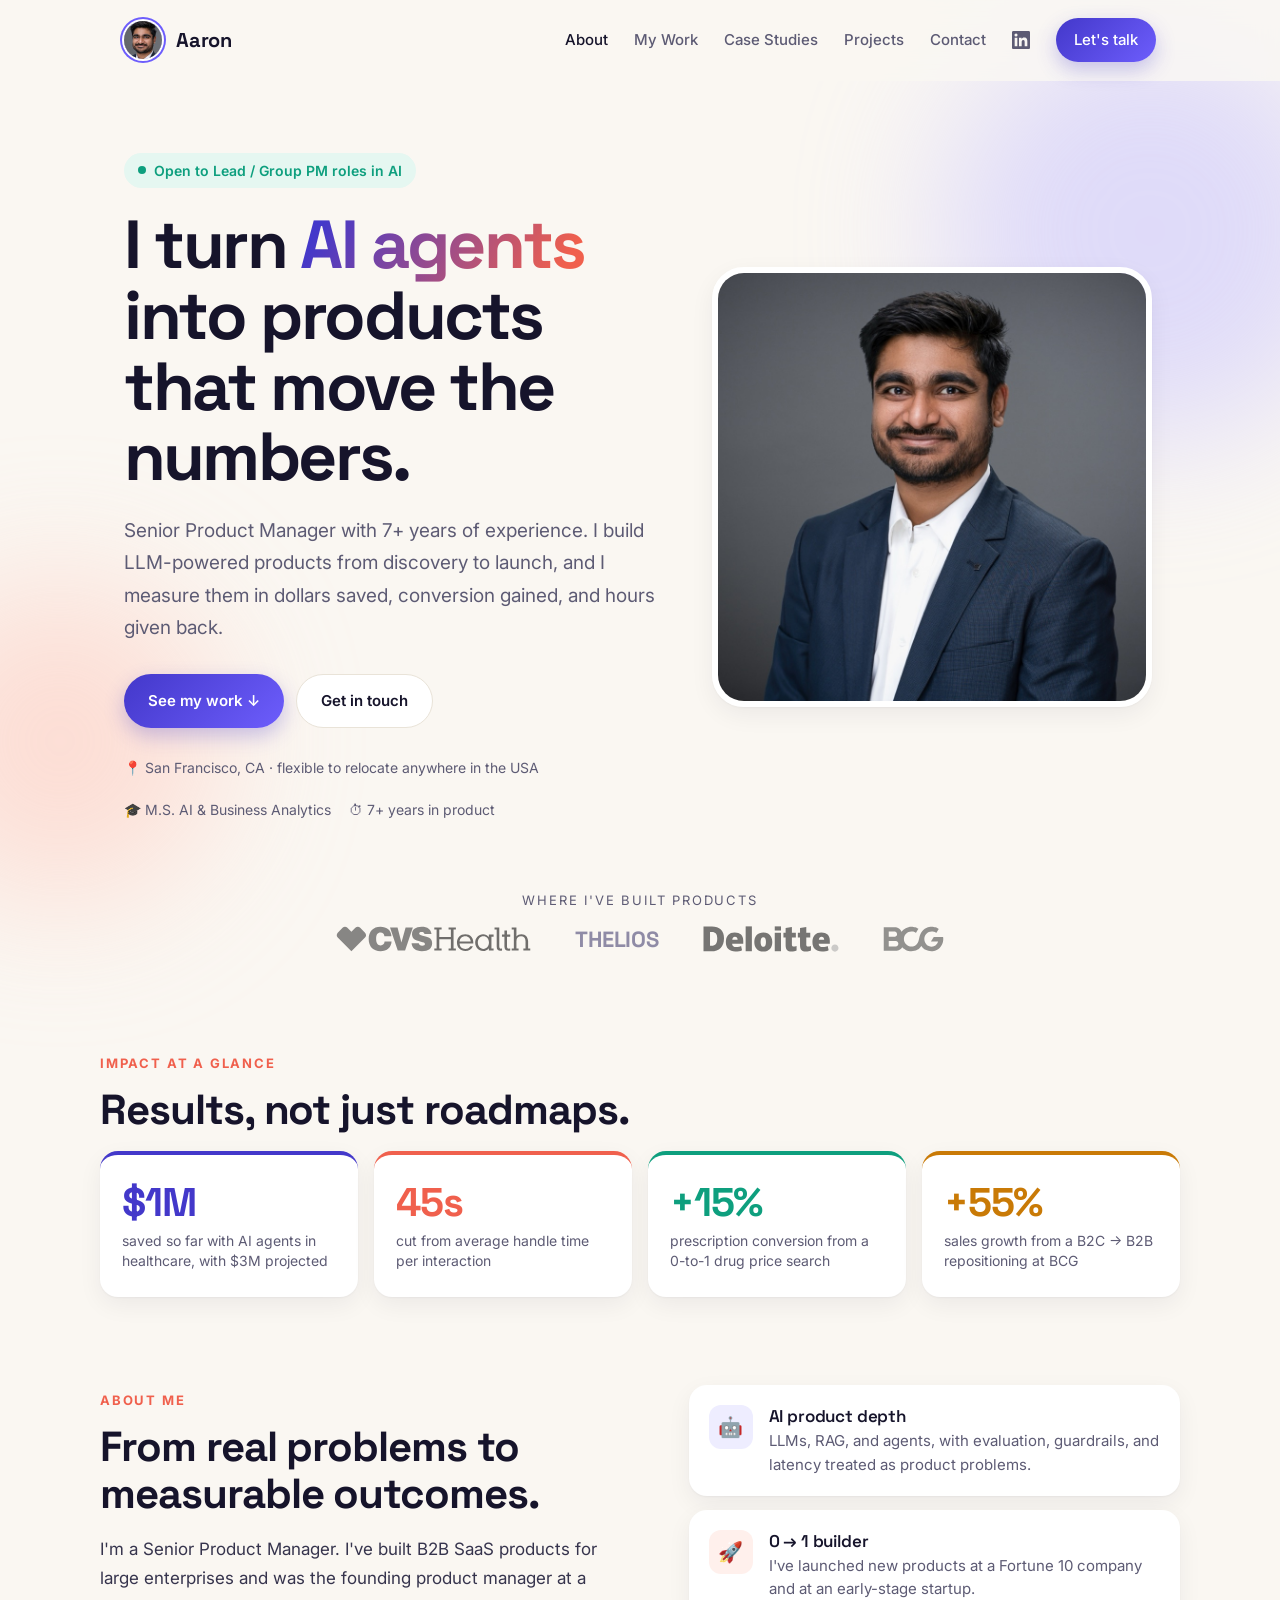
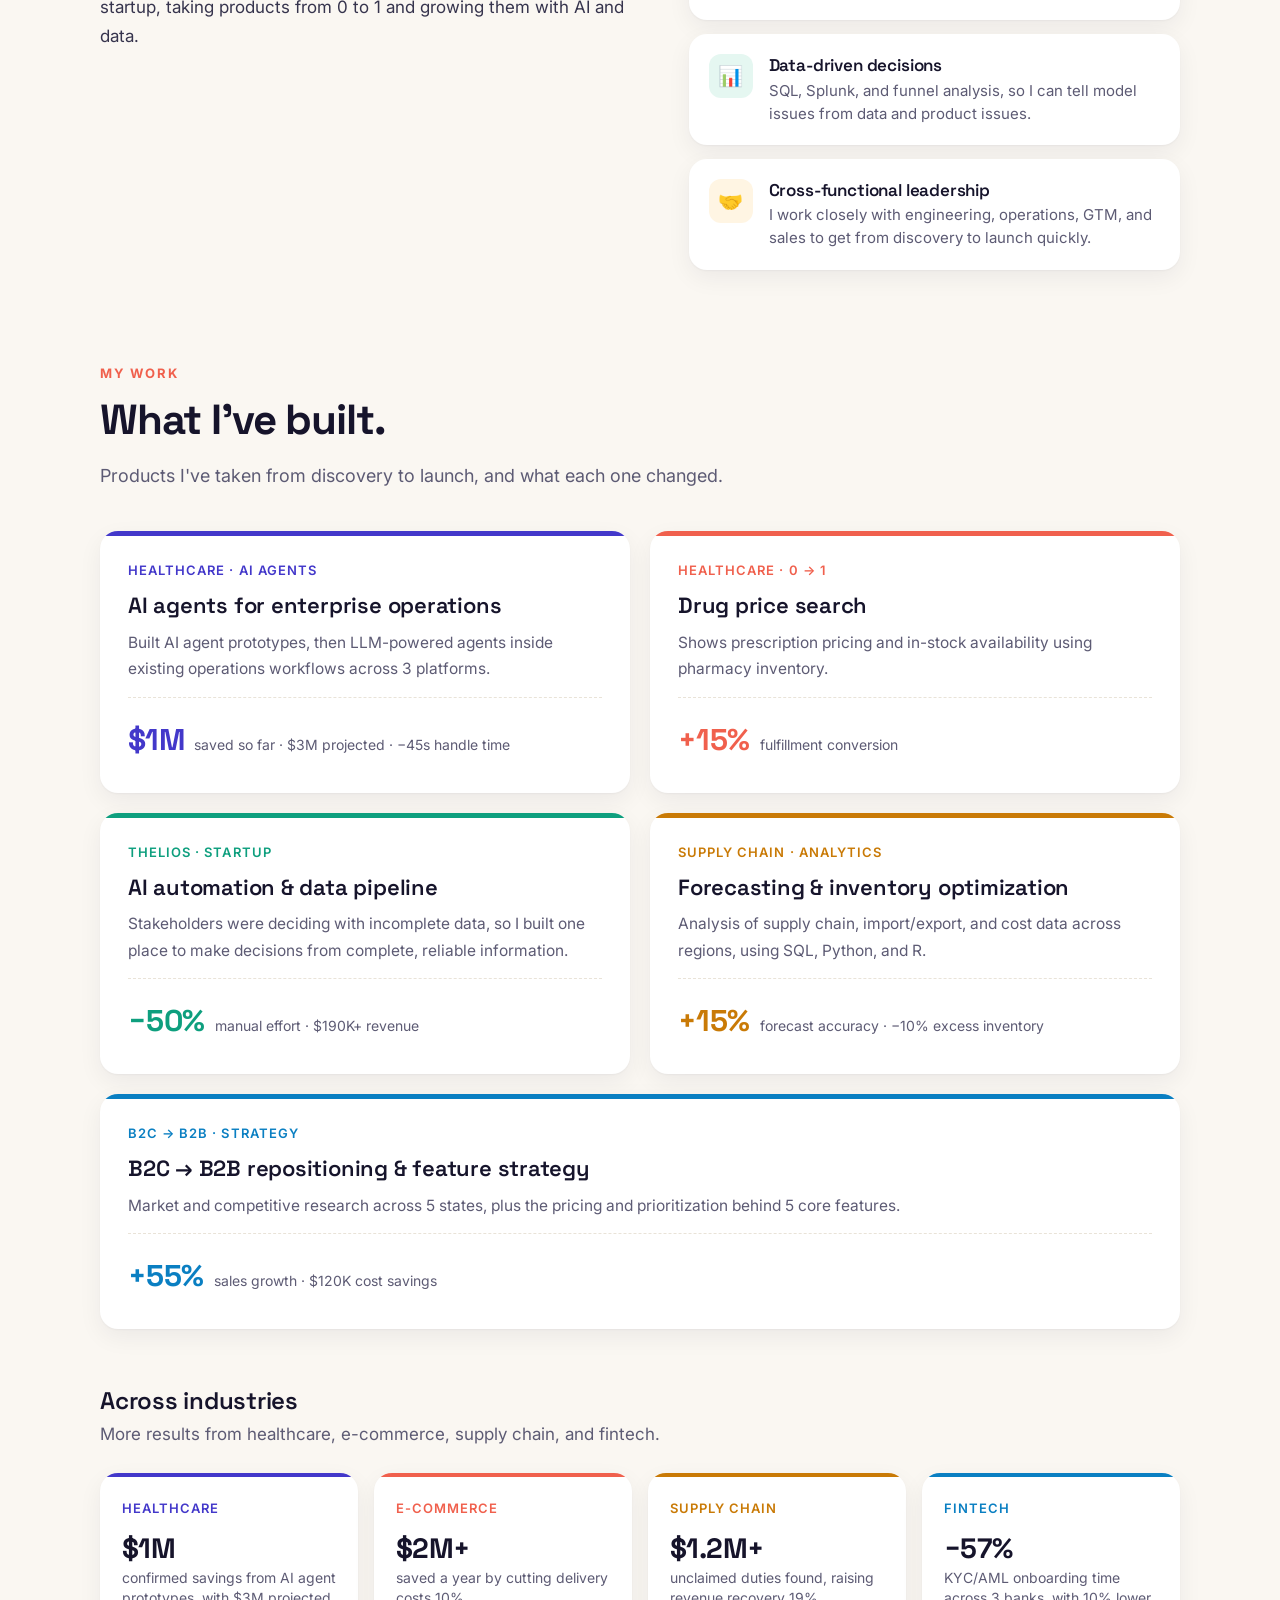
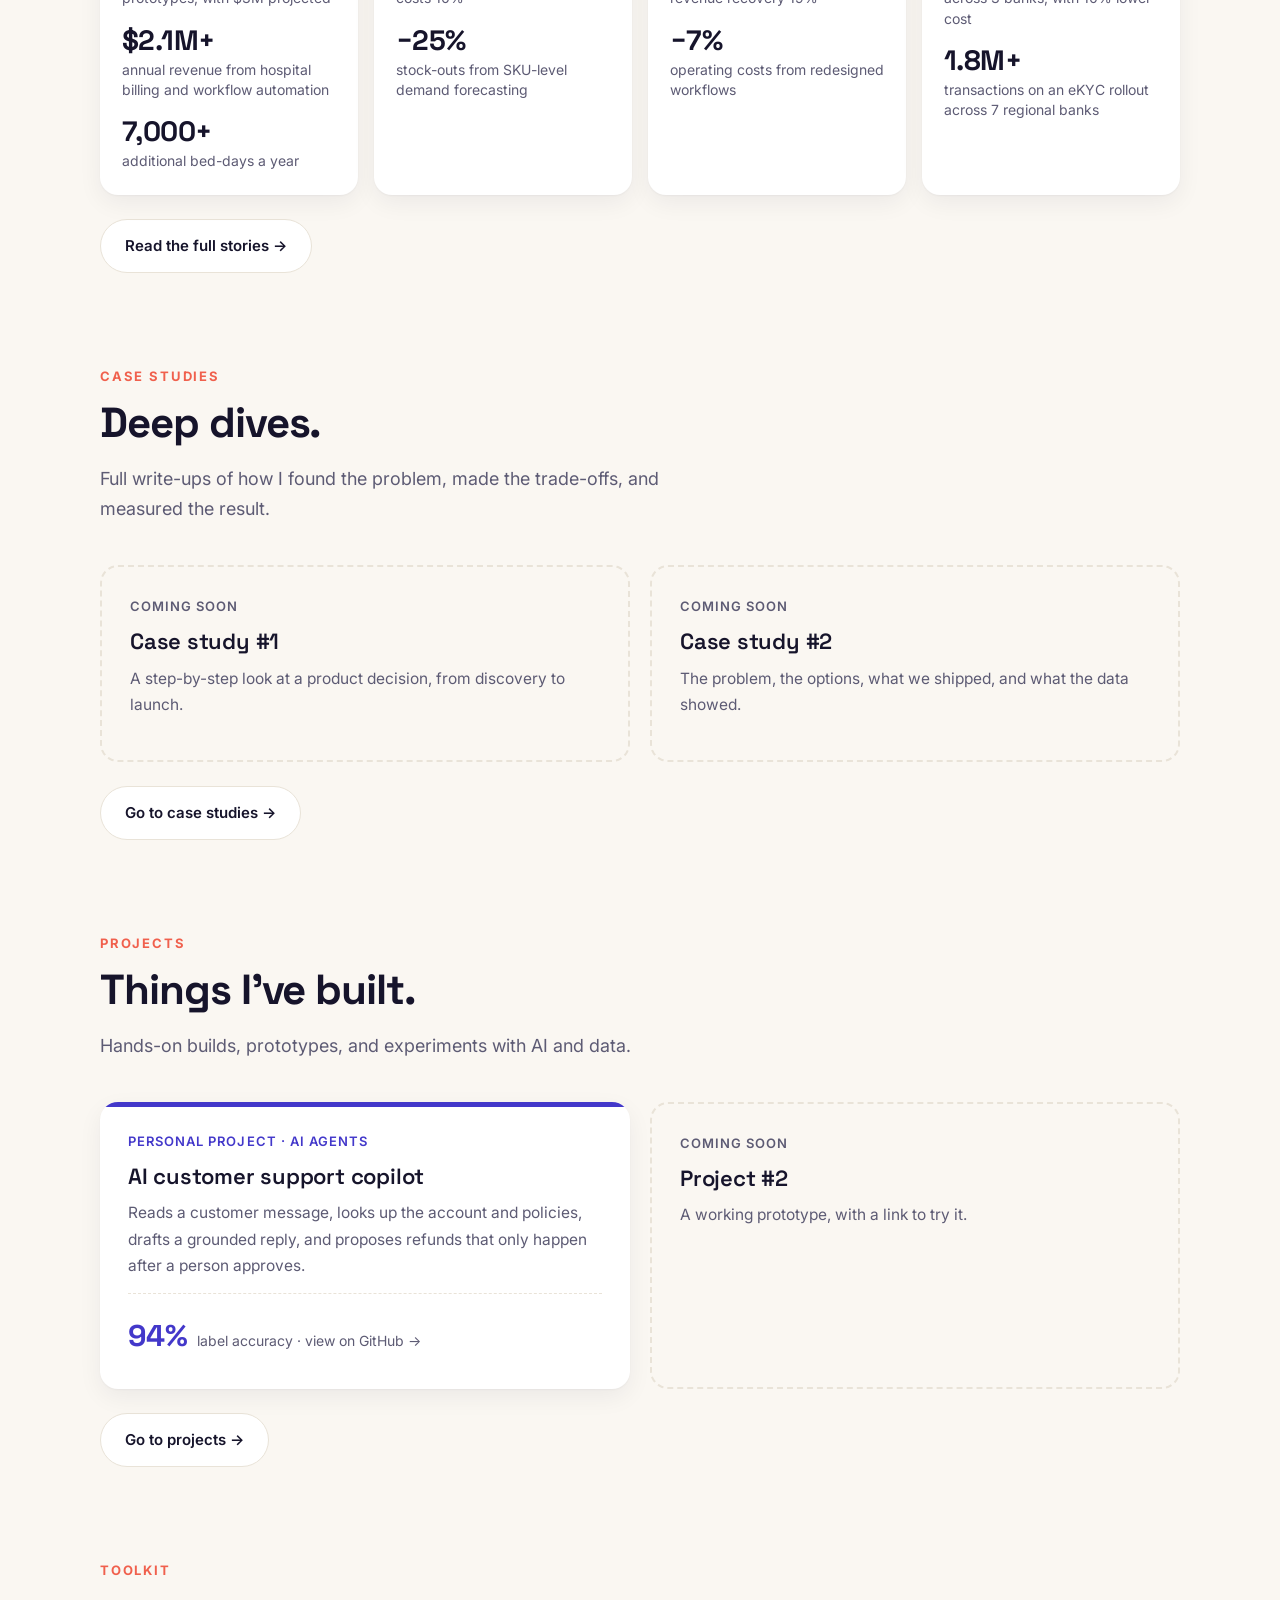
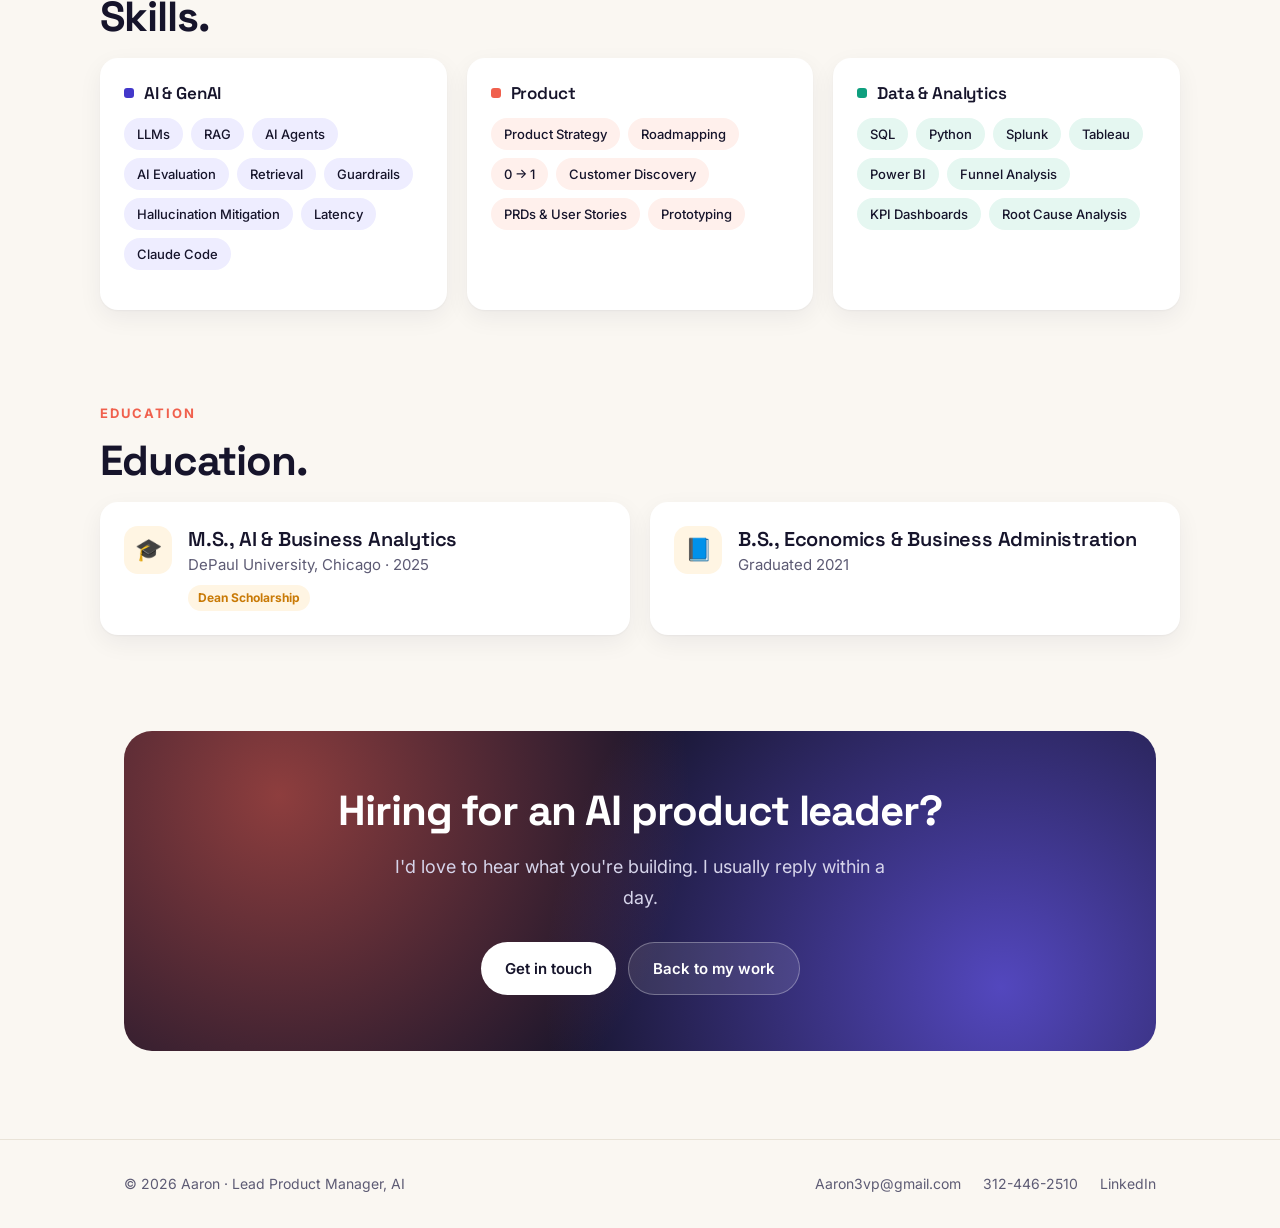
<file: index.html>
<!doctype html>
<html lang="en">
<head>
  <meta charset="utf-8">
  <meta name="viewport" content="width=device-width, initial-scale=1">
  <title>Aaron — Lead Product Manager, AI</title>
  <meta name="description" content="Aaron — Lead Product Manager building AI agents and LLM-powered products. $1M saved so far ($3M projected), 0-to-1 launches across healthcare, fintech, B2B SaaS, AI, and mobility.">
  <link rel="preconnect" href="https://fonts.googleapis.com">
  <link href="https://fonts.googleapis.com/css2?family=Inter:wght@400;500;600;700&family=Space+Grotesk:wght@500;600;700&display=swap" rel="stylesheet">
  <link rel="stylesheet" href="style.css">
</head>
<body>
  <div id="header"></div>

  <main>
    <!-- Hero -->
    <section class="hero">
      <div class="wrap hero-grid">
        <div>
          <span class="badge"><span class="dot"></span>Open to Lead / Group PM roles in AI</span>
          <h1>I turn <span class="grad">AI agents</span> into products that move the numbers.</h1>
          <p class="sub">
            Senior Product Manager with 7+ years of experience. I build LLM-powered products from discovery to launch,
            and I measure them in dollars saved, conversion gained, and hours given back.
          </p>
          <div class="hero-ctas">
            <a href="#work" class="btn btn-primary">See my work ↓</a>
            <a href="contact.html" class="btn btn-ghost">Get in touch</a>
          </div>
          <div class="hero-meta">
            <span>📍 San Francisco, CA · flexible to relocate anywhere in the USA</span>
            <span>🎓 M.S. AI &amp; Business Analytics</span>
            <span>⏱ 7+ years in product</span>
          </div>
        </div>
        <div class="portrait">
          <img src="headshot.jpg" alt="Portrait of Aaron">
        </div>
      </div>
    </section>

    <!-- Companies -->
    <div class="logos wrap reveal">
      <p>Where I've built products</p>
      <ul>
        <li><img src="logos/cvs.svg" alt="CVS Health"></li>
        <li class="logo-text">Thelios</li>
        <li><img src="logos/deloitte.svg" alt="Deloitte"></li>
        <li><img src="logos/bcg.svg" alt="BCG"></li>
      </ul>
    </div>

    <!-- Impact -->
    <section class="block wrap reveal" id="impact">
      <span class="eyebrow">Impact at a glance</span>
      <h2>Results, not just roadmaps.</h2>
      <div class="stats">
        <div class="stat c-indigo"><strong data-count="1" data-prefix="$" data-suffix="M">$1M</strong><span>saved so far with AI agents in healthcare, with $3M projected</span></div>
        <div class="stat c-coral"><strong data-count="45" data-suffix="s">45s</strong><span>cut from average handle time per interaction</span></div>
        <div class="stat c-mint"><strong data-count="15" data-prefix="+" data-suffix="%">+15%</strong><span>prescription conversion from a 0-to-1 drug price search</span></div>
        <div class="stat c-amber"><strong data-count="55" data-prefix="+" data-suffix="%">+55%</strong><span>sales growth from a B2C → B2B repositioning at BCG</span></div>
      </div>
    </section>

    <!-- About -->
    <section class="block wrap reveal" id="about">
      <div class="about-grid">
        <div>
          <span class="eyebrow">About me</span>
          <h2>From real problems to measurable outcomes.</h2>
          <p>
            I'm a Senior Product Manager. I've built B2B SaaS products for large enterprises and was the founding
            product manager at a startup, taking products from 0 to 1 and growing them with AI and data.
          </p>
        </div>
        <div class="strengths">
          <div class="strength" style="--s: var(--primary-soft)">
            <div class="ico">🤖</div>
            <div><h3>AI product depth</h3><p>LLMs, RAG, and agents, with evaluation, guardrails, and latency treated as product problems.</p></div>
          </div>
          <div class="strength" style="--s: var(--accent-soft)">
            <div class="ico">🚀</div>
            <div><h3>0 → 1 builder</h3><p>I've launched new products at a Fortune 10 company and at an early-stage startup.</p></div>
          </div>
          <div class="strength" style="--s: var(--mint-soft)">
            <div class="ico">📊</div>
            <div><h3>Data-driven decisions</h3><p>SQL, Splunk, and funnel analysis, so I can tell model issues from data and product issues.</p></div>
          </div>
          <div class="strength" style="--s: var(--amber-soft)">
            <div class="ico">🤝</div>
            <div><h3>Cross-functional leadership</h3><p>I work closely with engineering, operations, GTM, and sales to get from discovery to launch quickly.</p></div>
          </div>
        </div>
      </div>
    </section>

    <!-- My work -->
    <section class="block wrap" id="work">
      <div class="reveal">
        <span class="eyebrow">My work</span>
        <h2>What I've built.</h2>
        <p class="section-lead">Products I've taken from discovery to launch, and what each one changed.</p>
      </div>
      <div class="cases">
        <a href="projects.html#ai-agents" class="case reveal c-indigo" style="text-decoration:none">
          <div class="meta">Healthcare · AI Agents</div>
          <h3>AI agents for enterprise operations</h3>
          <p>Built AI agent prototypes, then LLM-powered agents inside existing operations workflows across 3 platforms.</p>
          <div class="result"><strong>$1M</strong><span>saved so far · $3M projected · −45s handle time</span></div>
        </a>
        <a href="projects.html#drug-price-search" class="case reveal c-coral" style="text-decoration:none">
          <div class="meta">Healthcare · 0 → 1</div>
          <h3>Drug price search</h3>
          <p>Shows prescription pricing and in-stock availability using pharmacy inventory.</p>
          <div class="result"><strong>+15%</strong><span>fulfillment conversion</span></div>
        </a>
        <a href="projects.html#thelios" class="case reveal c-mint" style="text-decoration:none">
          <div class="meta">Thelios · Startup</div>
          <h3>AI automation &amp; data pipeline</h3>
          <p>Stakeholders were deciding with incomplete data, so I built one place to make decisions from complete, reliable information.</p>
          <div class="result"><strong>−50%</strong><span>manual effort · $190K+ revenue</span></div>
        </a>
        <a href="projects.html#supply-chain" class="case reveal c-amber" style="text-decoration:none">
          <div class="meta">Supply Chain · Analytics</div>
          <h3>Forecasting &amp; inventory optimization</h3>
          <p>Analysis of supply chain, import/export, and cost data across regions, using SQL, Python, and R.</p>
          <div class="result"><strong>+15%</strong><span>forecast accuracy · −10% excess inventory</span></div>
        </a>
        <a href="projects.html#b2c-to-b2b" class="case reveal c-sky" style="text-decoration:none">
          <div class="meta">B2C → B2B · Strategy</div>
          <h3>B2C → B2B repositioning &amp; feature strategy</h3>
          <p>Market and competitive research across 5 states, plus the pricing and prioritization behind 5 core features.</p>
          <div class="result"><strong>+55%</strong><span>sales growth · $120K cost savings</span></div>
        </a>
      </div>
      <div class="industries-head reveal">
        <h3>Across industries</h3>
        <p>More results from healthcare, e-commerce, supply chain, and fintech.</p>
      </div>
      <div class="industries">
        <div class="industry reveal c-indigo">
          <h4>Healthcare</h4>
          <ul>
            <li><strong>$1M</strong><span>confirmed savings from AI agent prototypes, with $3M projected</span></li>
            <li><strong>$2.1M+</strong><span>annual revenue from hospital billing and workflow automation</span></li>
            <li><strong>7,000+</strong><span>additional bed-days a year</span></li>
          </ul>
        </div>
        <div class="industry reveal c-coral">
          <h4>E-commerce</h4>
          <ul>
            <li><strong>$2M+</strong><span>saved a year by cutting delivery costs 10%</span></li>
            <li><strong>−25%</strong><span>stock-outs from SKU-level demand forecasting</span></li>
          </ul>
        </div>
        <div class="industry reveal c-amber">
          <h4>Supply chain</h4>
          <ul>
            <li><strong>$1.2M+</strong><span>unclaimed duties found, raising revenue recovery 19%</span></li>
            <li><strong>−7%</strong><span>operating costs from redesigned workflows</span></li>
          </ul>
        </div>
        <div class="industry reveal c-sky">
          <h4>Fintech</h4>
          <ul>
            <li><strong>−57%</strong><span>KYC/AML onboarding time across 3 banks, with 10% lower cost</span></li>
            <li><strong>1.8M+</strong><span>transactions on an eKYC rollout across 7 regional banks</span></li>
          </ul>
        </div>
      </div>
      <p style="margin-top:24px" class="reveal"><a href="projects.html" class="btn btn-ghost">Read the full stories →</a></p>
    </section>

    <!-- Case studies -->
    <section class="block wrap" id="case-studies">
      <div class="reveal">
        <span class="eyebrow">Case studies</span>
        <h2>Deep dives.</h2>
        <p class="section-lead">Full write-ups of how I found the problem, made the trade-offs, and measured the result.</p>
      </div>
      <div class="cases">
        <div class="case soon reveal"><div class="meta">Coming soon</div><h3>Case study #1</h3><p>A step-by-step look at a product decision, from discovery to launch.</p></div>
        <div class="case soon reveal"><div class="meta">Coming soon</div><h3>Case study #2</h3><p>The problem, the options, what we shipped, and what the data showed.</p></div>
      </div>
      <p style="margin-top:24px" class="reveal"><a href="case-studies.html" class="btn btn-ghost">Go to case studies →</a></p>
    </section>

    <!-- Projects -->
    <section class="block wrap" id="projects">
      <div class="reveal">
        <span class="eyebrow">Projects</span>
        <h2>Things I've built.</h2>
        <p class="section-lead">Hands-on builds, prototypes, and experiments with AI and data.</p>
      </div>
      <div class="cases">
        <a href="https://github.com/ANUJ9129/ai-customer-support-copilot" target="_blank" rel="noopener" class="case reveal c-indigo" style="text-decoration:none">
          <div class="meta">Personal project · AI Agents</div>
          <h3>AI customer support copilot</h3>
          <p>Reads a customer message, looks up the account and policies, drafts a grounded reply, and proposes refunds that only happen after a person approves.</p>
          <div class="result"><strong>94%</strong><span>label accuracy · view on GitHub →</span></div>
        </a>
        <div class="case soon reveal"><div class="meta">Coming soon</div><h3>Project #2</h3><p>A working prototype, with a link to try it.</p></div>
      </div>
      <p style="margin-top:24px" class="reveal"><a href="my-projects.html" class="btn btn-ghost">Go to projects →</a></p>
    </section>

    <!-- Skills -->
    <section class="block wrap reveal" id="skills">
      <span class="eyebrow">Toolkit</span>
      <h2>Skills.</h2>
      <div class="skills">
        <div class="skill-group" style="--c: var(--primary); --s: var(--primary-soft)">
          <h3><span class="pip"></span>AI &amp; GenAI</h3>
          <div class="tags">
            <span class="tag">LLMs</span><span class="tag">RAG</span><span class="tag">AI Agents</span>
            <span class="tag">AI Evaluation</span><span class="tag">Retrieval</span><span class="tag">Guardrails</span>
            <span class="tag">Hallucination Mitigation</span><span class="tag">Latency</span><span class="tag">Claude Code</span>
          </div>
        </div>
        <div class="skill-group" style="--c: var(--accent); --s: var(--accent-soft)">
          <h3><span class="pip"></span>Product</h3>
          <div class="tags">
            <span class="tag">Product Strategy</span><span class="tag">Roadmapping</span><span class="tag">0 → 1</span>
            <span class="tag">Customer Discovery</span><span class="tag">PRDs &amp; User Stories</span><span class="tag">Prototyping</span>
          </div>
        </div>
        <div class="skill-group" style="--c: var(--mint); --s: var(--mint-soft)">
          <h3><span class="pip"></span>Data &amp; Analytics</h3>
          <div class="tags">
            <span class="tag">SQL</span><span class="tag">Python</span><span class="tag">Splunk</span>
            <span class="tag">Tableau</span><span class="tag">Power BI</span><span class="tag">Funnel Analysis</span>
            <span class="tag">KPI Dashboards</span><span class="tag">Root Cause Analysis</span>
          </div>
        </div>
      </div>
    </section>

    <!-- Education -->
    <section class="block wrap reveal" id="education">
      <span class="eyebrow">Education</span>
      <h2>Education.</h2>
      <div class="edu">
        <div class="edu-card">
          <div class="ico">🎓</div>
          <div>
            <h3>M.S., AI &amp; Business Analytics</h3>
            <p>DePaul University, Chicago · 2025</p>
            <span class="pill">Dean Scholarship</span>
          </div>
        </div>
        <div class="edu-card">
          <div class="ico">📘</div>
          <div>
            <h3>B.S., Economics &amp; Business Administration</h3>
            <p>Graduated 2021</p>
          </div>
        </div>
      </div>
    </section>

    <!-- CTA -->
    <div class="wrap reveal">
      <div class="cta">
        <h2>Hiring for an AI product leader?</h2>
        <p>I'd love to hear what you're building. I usually reply within a day.</p>
        <div class="hero-ctas">
          <a href="contact.html" class="btn btn-primary">Get in touch</a>
          <a href="#work" class="btn btn-ghost">Back to my work</a>
        </div>
      </div>
    </div>
  </main>

  <div id="footer"></div>
  <script src="script.js"></script>
</body>
</html>
</file>
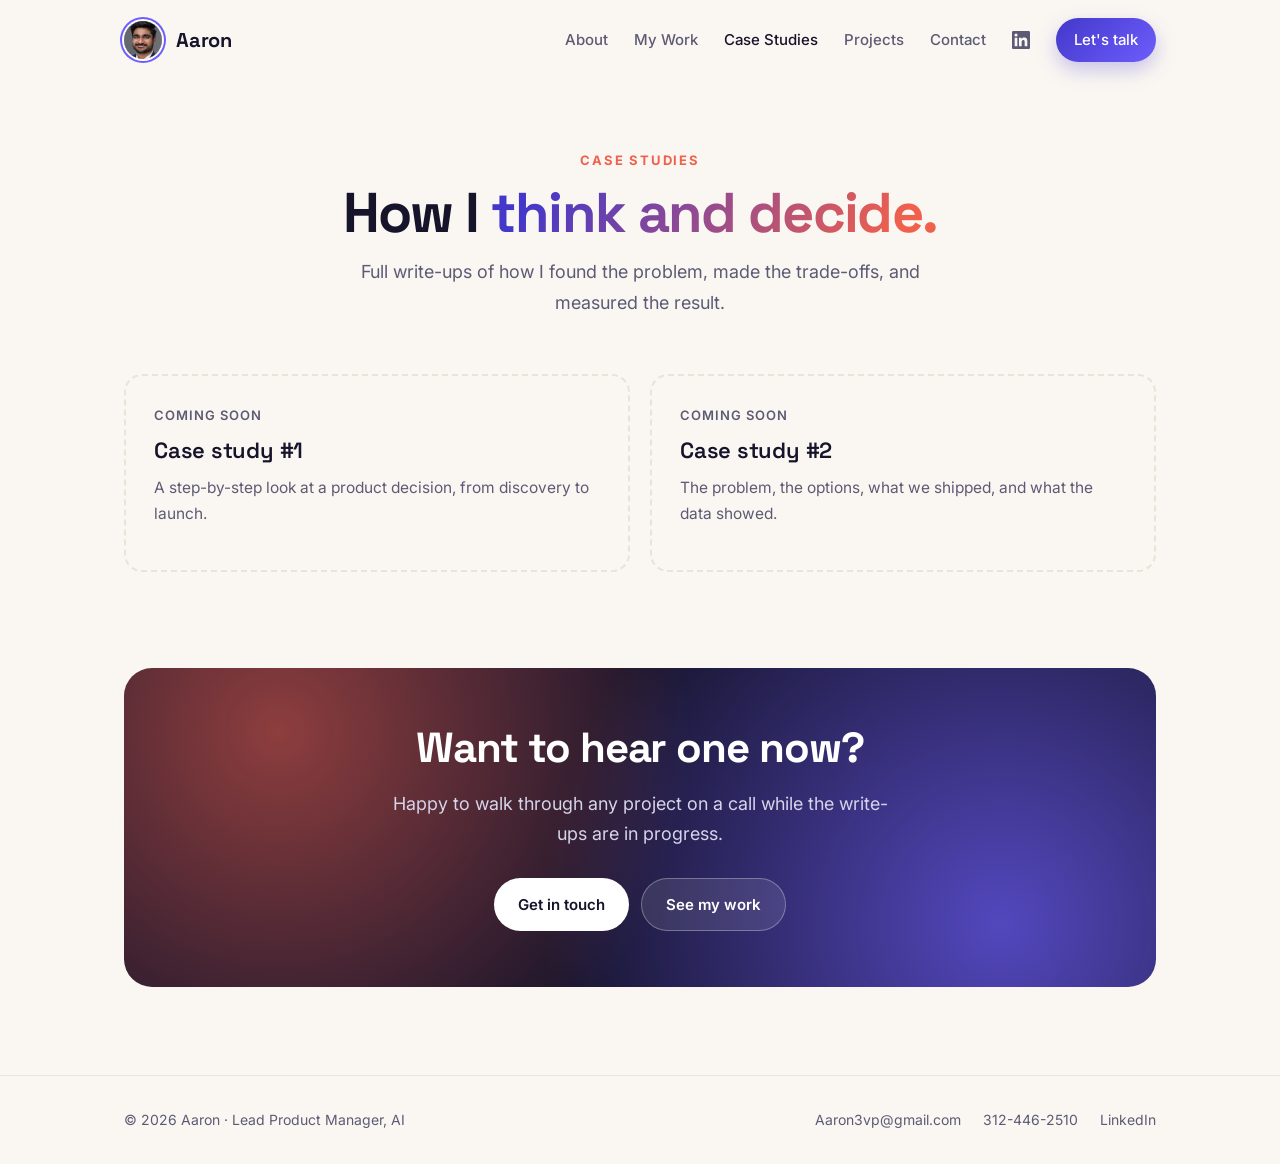
<file: case-studies.html>
<!doctype html>
<html lang="en">
<head>
  <meta charset="utf-8">
  <meta name="viewport" content="width=device-width, initial-scale=1">
  <title>Case Studies — Aaron</title>
  <link rel="preconnect" href="https://fonts.googleapis.com">
  <link href="https://fonts.googleapis.com/css2?family=Inter:wght@400;500;600;700&family=Space+Grotesk:wght@500;600;700&display=swap" rel="stylesheet">
  <link rel="stylesheet" href="style.css">
</head>
<body>
  <div id="header"></div>

  <main class="wrap">
    <div class="page-head">
      <span class="eyebrow">Case studies</span>
      <h1>How I <span class="grad">think and decide.</span></h1>
      <p>Full write-ups of how I found the problem, made the trade-offs, and measured the result.</p>
    </div>

    <!--
      To add a case study, copy this block and replace the "soon" card below:

      <article class="case reveal c-indigo">
        <img class="case-logo" src="logos/cvs.svg" alt="CVS Health logo">
        <div class="meta">Company · Year</div>
        <h3>Case study title</h3>
        <div class="tags"><span class="tag">Tag</span></div>
        <dl>
          <div><dt>Context</dt><dd>...</dd></div>
          <div><dt>Problem</dt><dd>...</dd></div>
          <div><dt>Approach</dt><dd>...</dd></div>
          <div><dt>Trade-offs</dt><dd>...</dd></div>
          <div><dt>What I learned</dt><dd>...</dd></div>
        </dl>
        <div class="result"><strong>+X%</strong><span>headline outcome</span></div>
      </article>
    -->
    <div class="cases" style="margin-top:48px">
      <div class="case soon reveal">
        <div class="meta">Coming soon</div>
        <h3>Case study #1</h3>
        <p>A step-by-step look at a product decision, from discovery to launch.</p>
      </div>
      <div class="case soon reveal">
        <div class="meta">Coming soon</div>
        <h3>Case study #2</h3>
        <p>The problem, the options, what we shipped, and what the data showed.</p>
      </div>
    </div>

    <div class="reveal">
      <div class="cta">
        <h2>Want to hear one now?</h2>
        <p>Happy to walk through any project on a call while the write-ups are in progress.</p>
        <div class="hero-ctas">
          <a href="contact.html" class="btn btn-primary">Get in touch</a>
          <a href="projects.html" class="btn btn-ghost">See my work</a>
        </div>
      </div>
    </div>
  </main>

  <div id="footer"></div>
  <script src="script.js"></script>
</body>
</html>
</file>
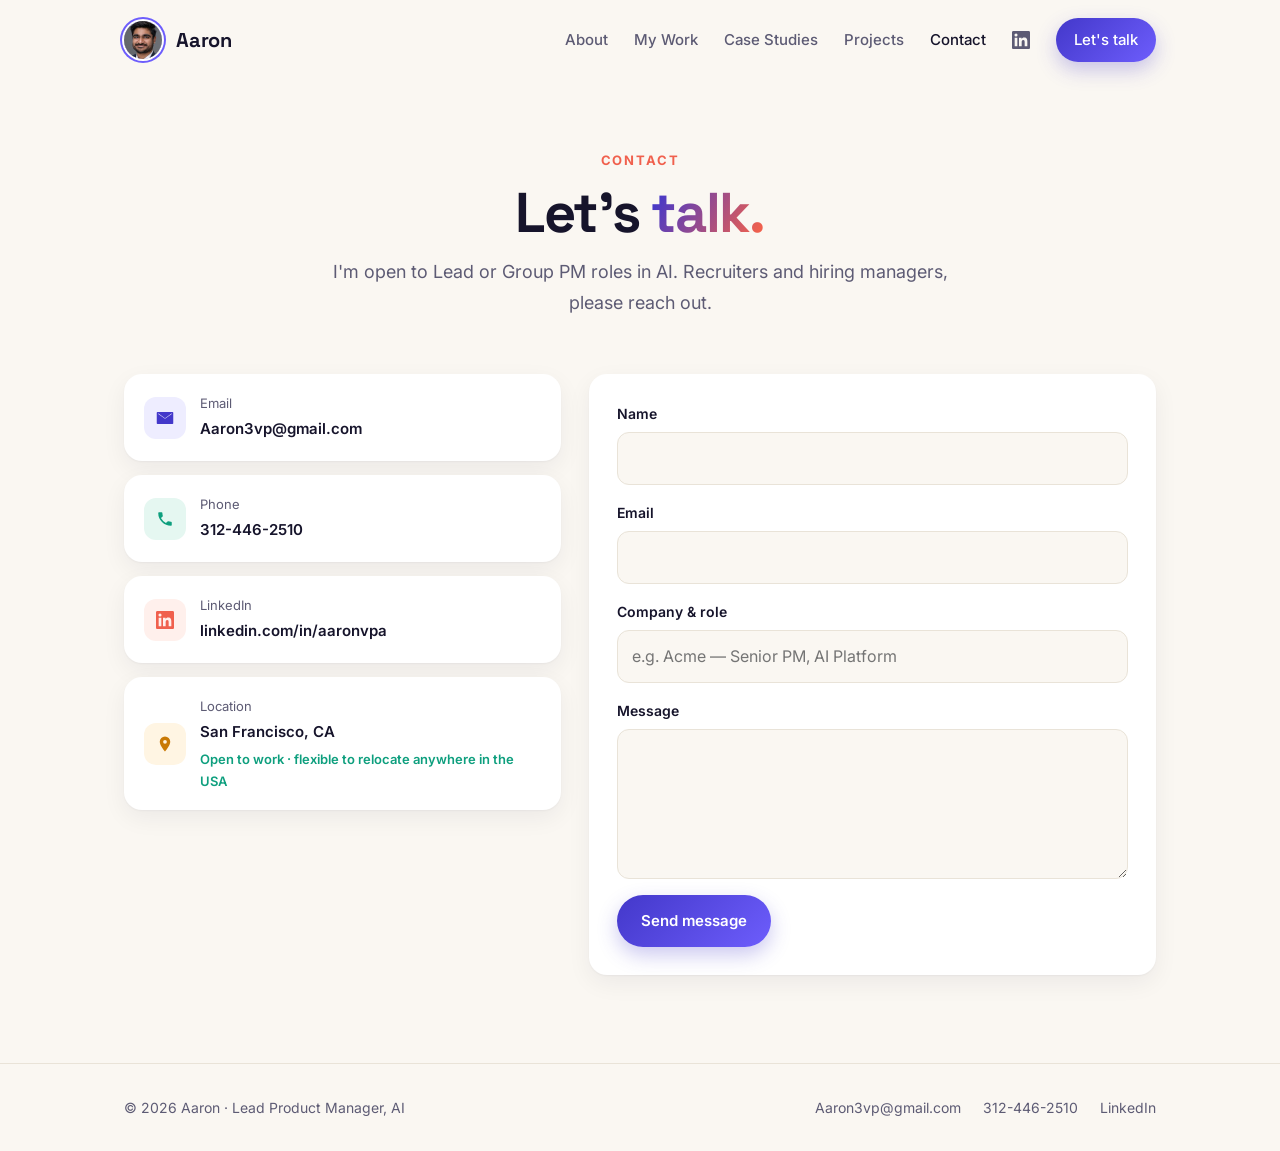
<file: contact.html>
<!doctype html>
<html lang="en">
<head>
  <meta charset="utf-8">
  <meta name="viewport" content="width=device-width, initial-scale=1">
  <title>Contact — Aaron</title>
  <link rel="preconnect" href="https://fonts.googleapis.com">
  <link href="https://fonts.googleapis.com/css2?family=Inter:wght@400;500;600;700&family=Space+Grotesk:wght@500;600;700&display=swap" rel="stylesheet">
  <link rel="stylesheet" href="style.css">
</head>
<body>
  <div id="header"></div>

  <main class="wrap">
    <div class="page-head">
      <span class="eyebrow">Contact</span>
      <h1>Let's <span class="grad">talk.</span></h1>
      <p>I'm open to Lead or Group PM roles in AI. Recruiters and hiring managers, please reach out.</p>
    </div>

    <div class="contact-grid">
      <div class="contact-list">
        <a class="contact-item" href="mailto:Aaron3vp@gmail.com" style="--s: var(--primary-soft); --c: var(--primary)">
          <div class="ico"><svg viewBox="0 0 24 24"><path d="M2 4h20a1 1 0 0 1 1 1v14a1 1 0 0 1-1 1H2a1 1 0 0 1-1-1V5a1 1 0 0 1 1-1zm10 8.2L3.4 6H3v.6l9 6.5 9-6.5V6h-.4L12 12.2z"/></svg></div>
          <div><small>Email</small><span>Aaron3vp@gmail.com</span></div>
        </a>
        <a class="contact-item" href="tel:+13124462510" style="--s: var(--mint-soft); --c: var(--mint)">
          <div class="ico"><svg viewBox="0 0 24 24"><path d="M6.62 10.79a15.05 15.05 0 0 0 6.59 6.59l2.2-2.2a1 1 0 0 1 1.02-.24 11.4 11.4 0 0 0 3.57.57 1 1 0 0 1 1 1V20a1 1 0 0 1-1 1A17 17 0 0 1 3 4a1 1 0 0 1 1-1h3.5a1 1 0 0 1 1 1c0 1.25.2 2.45.57 3.57a1 1 0 0 1-.25 1.02l-2.2 2.2z"/></svg></div>
          <div><small>Phone</small><span>312-446-2510</span></div>
        </a>
        <a class="contact-item" href="https://www.linkedin.com/in/aaronvpa" target="_blank" rel="noopener" style="--s: var(--accent-soft); --c: var(--accent)">
          <div class="ico"><svg viewBox="0 0 24 24"><path d="M20.45 20.45h-3.56v-5.57c0-1.33-.02-3.04-1.85-3.04-1.85 0-2.14 1.45-2.14 2.94v5.67H9.34V9h3.42v1.56h.05c.48-.9 1.64-1.85 3.37-1.85 3.6 0 4.27 2.37 4.27 5.46v6.28zM5.34 7.43a2.06 2.06 0 1 1 0-4.13 2.06 2.06 0 0 1 0 4.13zM7.12 20.45H3.56V9h3.56v11.45zM22.22 0H1.77C.79 0 0 .77 0 1.73v20.54C0 23.23.79 24 1.77 24h20.45c.98 0 1.78-.77 1.78-1.73V1.73C24 .77 23.2 0 22.22 0z"/></svg></div>
          <div><small>LinkedIn</small><span>linkedin.com/in/aaronvpa</span></div>
        </a>
        <div class="contact-item" style="--s: var(--amber-soft); --c: var(--amber)">
          <div class="ico"><svg viewBox="0 0 24 24"><path d="M12 2a7 7 0 0 0-7 7c0 5.25 7 13 7 13s7-7.75 7-13a7 7 0 0 0-7-7zm0 9.5a2.5 2.5 0 1 1 0-5 2.5 2.5 0 0 1 0 5z"/></svg></div>
          <div><small>Location</small><span>San Francisco, CA</span><small style="color: var(--mint); font-weight: 600; margin-top: 2px">Open to work · flexible to relocate anywhere in the USA</small></div>
        </div>
      </div>

      <form id="contact-form">
        <label>Name <input name="name" required></label>
        <label>Email <input name="email" type="email" required></label>
        <label>Company &amp; role <input name="company" placeholder="e.g. Acme — Senior PM, AI Platform"></label>
        <label>Message <textarea name="message" required></textarea></label>
        <div><button class="btn btn-primary" type="submit">Send message</button></div>
        <p class="form-note" id="form-note" hidden></p>
      </form>
    </div>
  </main>

  <div id="footer"></div>
  <script src="script.js"></script>
  <script>
    // No backend: open the visitor's mail client with the message prefilled.
    document.getElementById("contact-form").addEventListener("submit", (e) => {
      e.preventDefault();
      const f = new FormData(e.target);
      const company = f.get("company") ? ` (${f.get("company")})` : "";
      const subject = encodeURIComponent(`Hello from ${f.get("name")}${company}`);
      const body = encodeURIComponent(`${f.get("message")}\n\n— ${f.get("name")} (${f.get("email")})`);
      location.href = `mailto:${SITE.email}?subject=${subject}&body=${body}`;
      const note = document.getElementById("form-note");
      note.textContent = "Thanks! Your email app should open so you can send the message.";
      note.hidden = false;
    });
  </script>
</body>
</html>
</file>
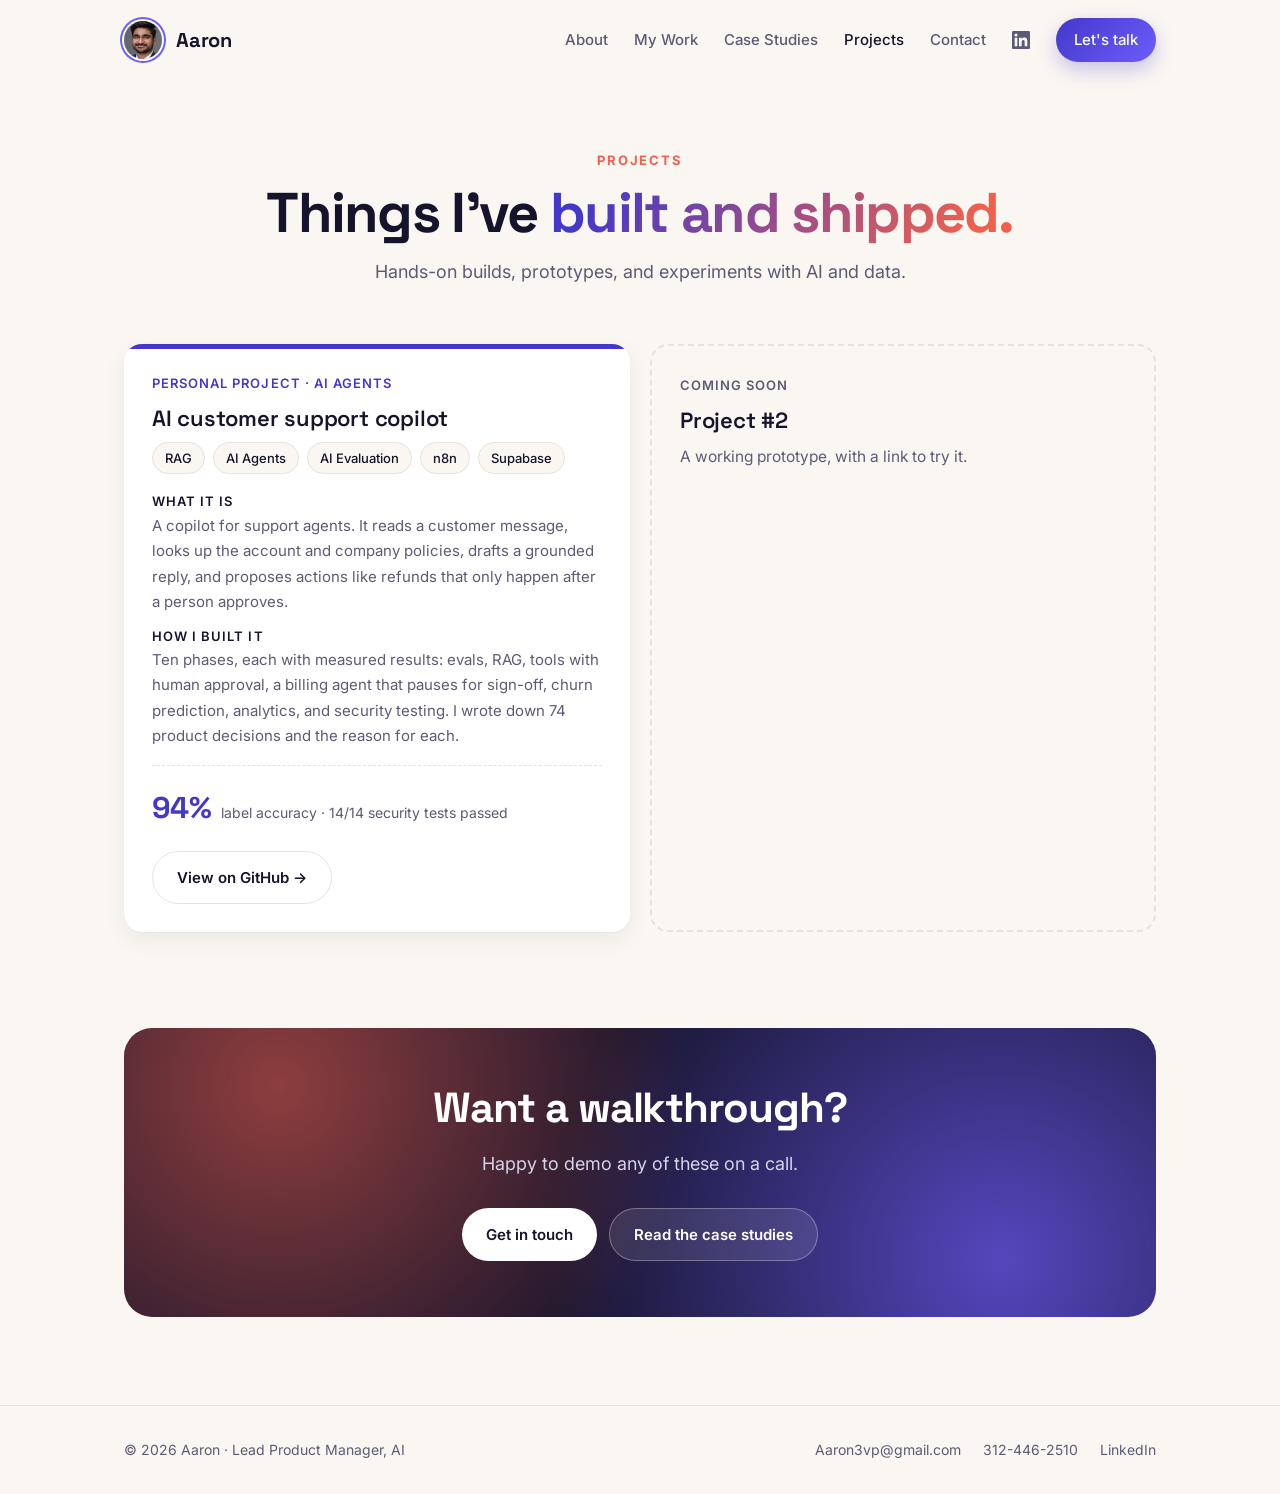
<file: my-projects.html>
<!doctype html>
<html lang="en">
<head>
  <meta charset="utf-8">
  <meta name="viewport" content="width=device-width, initial-scale=1">
  <title>Projects — Aaron</title>
  <link rel="preconnect" href="https://fonts.googleapis.com">
  <link href="https://fonts.googleapis.com/css2?family=Inter:wght@400;500;600;700&family=Space+Grotesk:wght@500;600;700&display=swap" rel="stylesheet">
  <link rel="stylesheet" href="style.css">
</head>
<body>
  <div id="header"></div>

  <main class="wrap">
    <div class="page-head">
      <span class="eyebrow">Projects</span>
      <h1>Things I've <span class="grad">built and shipped.</span></h1>
      <p>Hands-on builds, prototypes, and experiments with AI and data.</p>
    </div>

    <!--
      To add a project, copy this block and replace a "soon" card below:

      <article class="case reveal c-indigo">
        <div class="meta">Type · Year</div>
        <h3>Project title</h3>
        <div class="tags"><span class="tag">Tag</span></div>
        <dl>
          <div><dt>What it is</dt><dd>...</dd></div>
          <div><dt>How I built it</dt><dd>...</dd></div>
        </dl>
        <div class="result"><strong>Live</strong><span><a href="#">View project →</a></span></div>
      </article>
    -->
    <div class="cases" style="margin-top:48px">
      <article class="case reveal c-indigo" id="ai-customer-support-copilot">
        <div class="meta">Personal project · AI Agents</div>
        <h3>AI customer support copilot</h3>
        <div class="tags"><span class="tag">RAG</span><span class="tag">AI Agents</span><span class="tag">AI Evaluation</span><span class="tag">n8n</span><span class="tag">Supabase</span></div>
        <dl>
          <div><dt>What it is</dt><dd>A copilot for support agents. It reads a customer message, looks up the account and company policies, drafts a grounded reply, and proposes actions like refunds that only happen after a person approves.</dd></div>
          <div><dt>How I built it</dt><dd>Ten phases, each with measured results: evals, RAG, tools with human approval, a billing agent that pauses for sign-off, churn prediction, analytics, and security testing. I wrote down 74 product decisions and the reason for each.</dd></div>
        </dl>
        <div class="result"><strong>94%</strong><span>label accuracy · 14/14 security tests passed</span></div>
        <p style="margin:18px 0 0"><a href="https://github.com/ANUJ9129/ai-customer-support-copilot" target="_blank" rel="noopener" class="btn btn-ghost">View on GitHub →</a></p>
      </article>
      <div class="case soon reveal">
        <div class="meta">Coming soon</div>
        <h3>Project #2</h3>
        <p>A working prototype, with a link to try it.</p>
      </div>
    </div>

    <div class="reveal">
      <div class="cta">
        <h2>Want a walkthrough?</h2>
        <p>Happy to demo any of these on a call.</p>
        <div class="hero-ctas">
          <a href="contact.html" class="btn btn-primary">Get in touch</a>
          <a href="case-studies.html" class="btn btn-ghost">Read the case studies</a>
        </div>
      </div>
    </div>
  </main>

  <div id="footer"></div>
  <script src="script.js"></script>
</body>
</html>
</file>
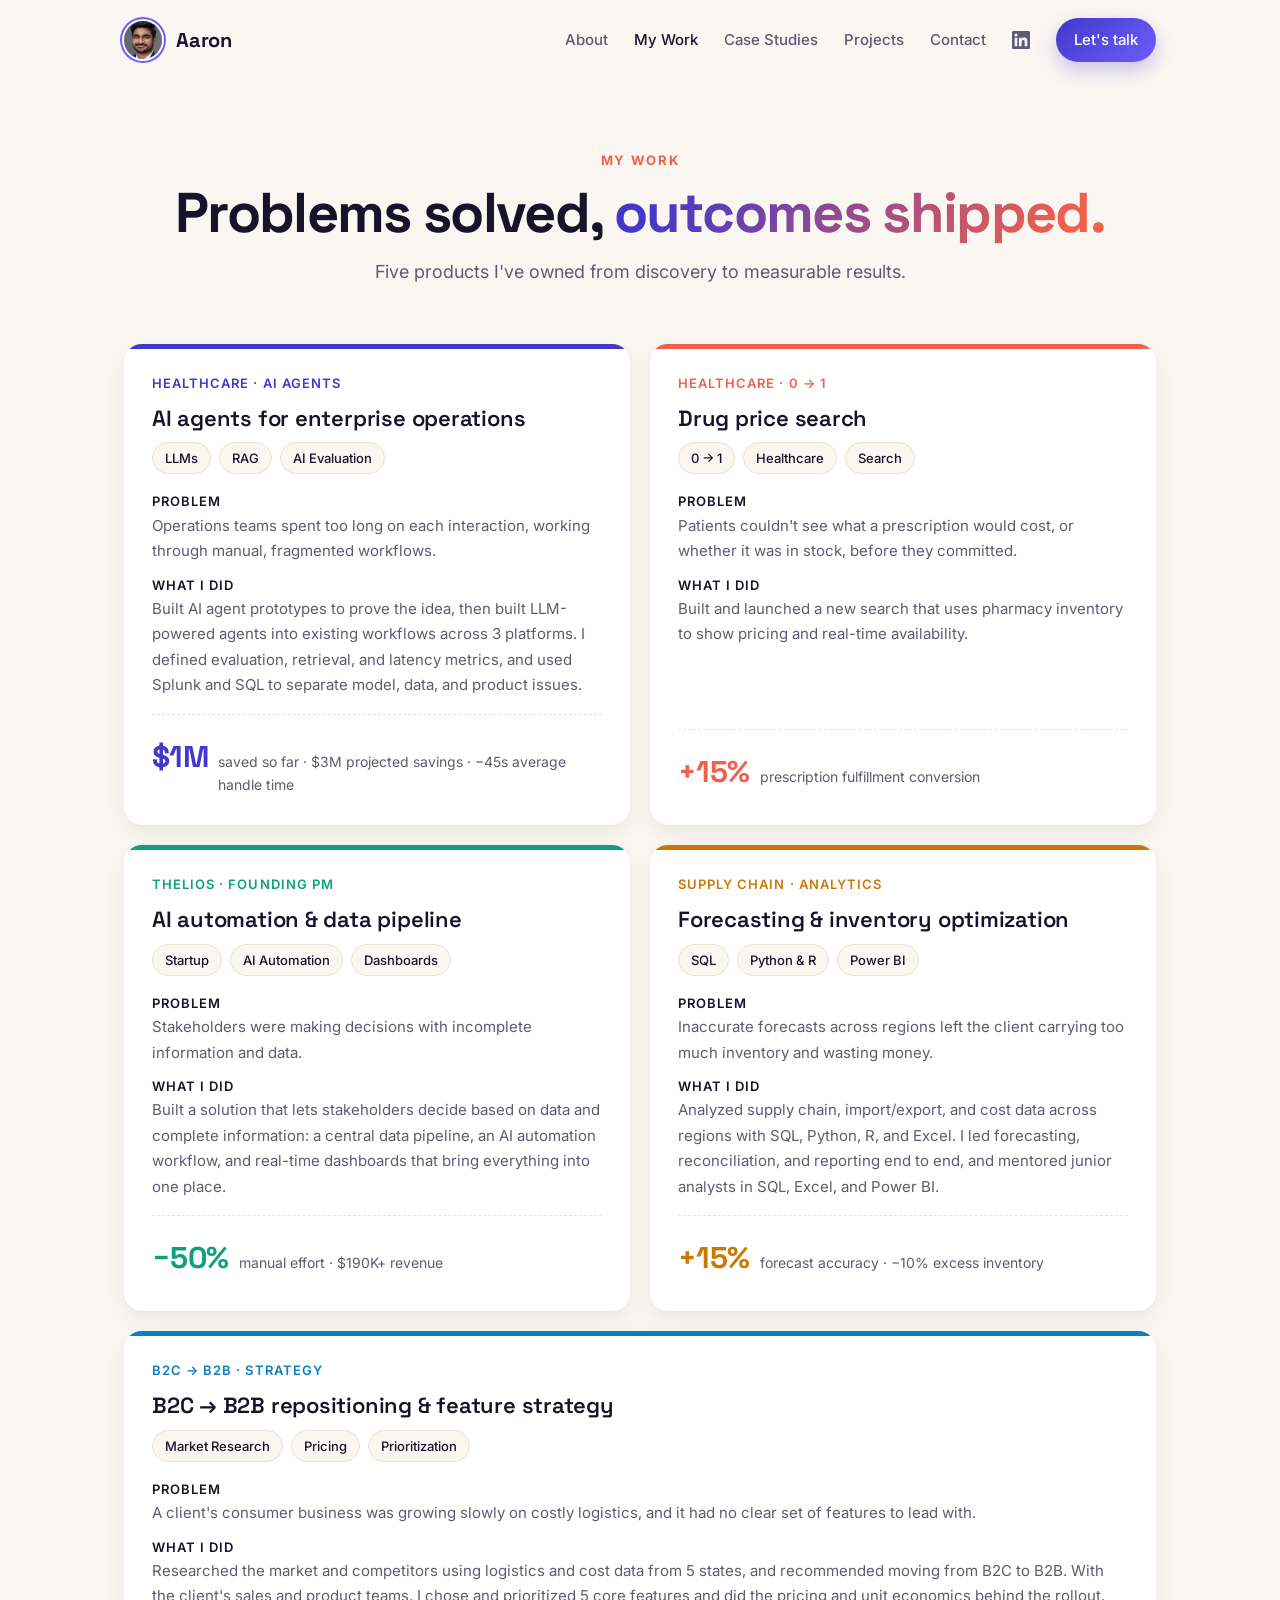
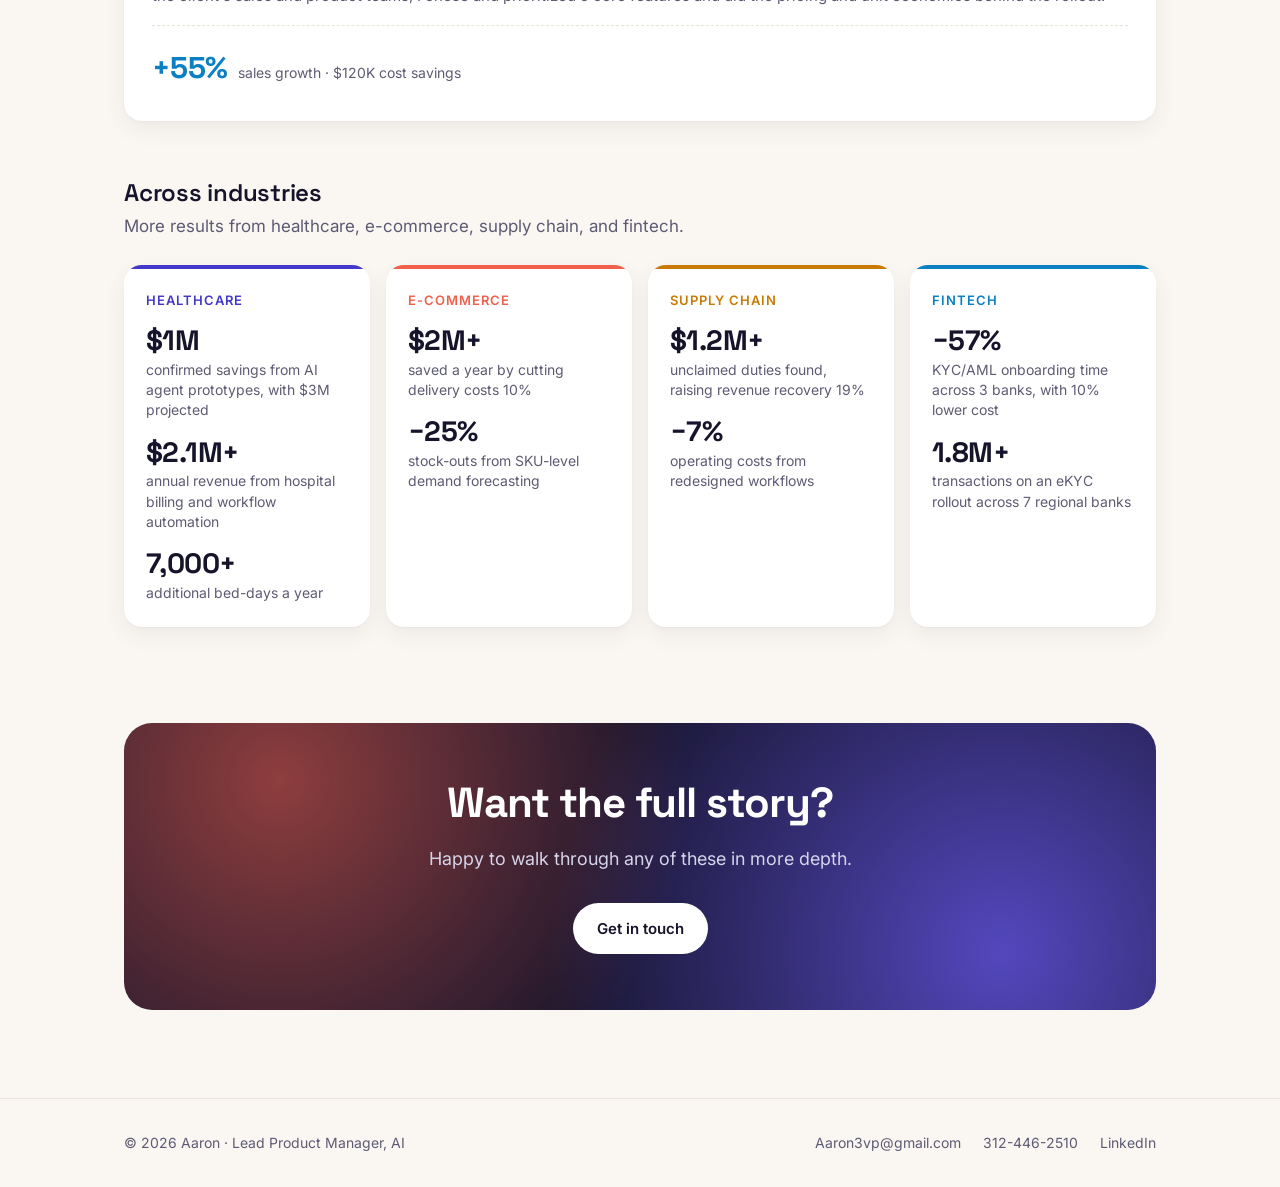
<file: projects.html>
<!doctype html>
<html lang="en">
<head>
  <meta charset="utf-8">
  <meta name="viewport" content="width=device-width, initial-scale=1">
  <title>My Work — Aaron</title>
  <link rel="preconnect" href="https://fonts.googleapis.com">
  <link href="https://fonts.googleapis.com/css2?family=Inter:wght@400;500;600;700&family=Space+Grotesk:wght@500;600;700&display=swap" rel="stylesheet">
  <link rel="stylesheet" href="style.css">
</head>
<body>
  <div id="header"></div>

  <main class="wrap">
    <div class="page-head">
      <span class="eyebrow">My work</span>
      <h1>Problems solved, <span class="grad">outcomes shipped.</span></h1>
      <p>Five products I've owned from discovery to measurable results.</p>
    </div>

    <div class="cases" style="margin-top:48px">
      <article class="case reveal c-indigo" id="ai-agents">
        <div class="meta">Healthcare · AI Agents</div>
        <h3>AI agents for enterprise operations</h3>
        <div class="tags"><span class="tag">LLMs</span><span class="tag">RAG</span><span class="tag">AI Evaluation</span></div>
        <dl>
          <div><dt>Problem</dt><dd>Operations teams spent too long on each interaction, working through manual, fragmented workflows.</dd></div>
          <div><dt>What I did</dt><dd>Built AI agent prototypes to prove the idea, then built LLM-powered agents into existing workflows across 3 platforms. I defined evaluation, retrieval, and latency metrics, and used Splunk and SQL to separate model, data, and product issues.</dd></div>
        </dl>
        <div class="result"><strong>$1M</strong><span>saved so far · $3M projected savings · −45s average handle time</span></div>
      </article>

      <article class="case reveal c-coral" id="drug-price-search">
        <div class="meta">Healthcare · 0 → 1</div>
        <h3>Drug price search</h3>
        <div class="tags"><span class="tag">0 → 1</span><span class="tag">Healthcare</span><span class="tag">Search</span></div>
        <dl>
          <div><dt>Problem</dt><dd>Patients couldn't see what a prescription would cost, or whether it was in stock, before they committed.</dd></div>
          <div><dt>What I did</dt><dd>Built and launched a new search that uses pharmacy inventory to show pricing and real-time availability.</dd></div>
        </dl>
        <div class="result"><strong>+15%</strong><span>prescription fulfillment conversion</span></div>
      </article>

      <article class="case reveal c-mint" id="thelios">
        <div class="meta">Thelios · Founding PM</div>
        <h3>AI automation &amp; data pipeline</h3>
        <div class="tags"><span class="tag">Startup</span><span class="tag">AI Automation</span><span class="tag">Dashboards</span></div>
        <dl>
          <div><dt>Problem</dt><dd>Stakeholders were making decisions with incomplete information and data.</dd></div>
          <div><dt>What I did</dt><dd>Built a solution that lets stakeholders decide based on data and complete information: a central data pipeline, an AI automation workflow, and real-time dashboards that bring everything into one place.</dd></div>
        </dl>
        <div class="result"><strong>−50%</strong><span>manual effort · $190K+ revenue</span></div>
      </article>

      <article class="case reveal c-amber" id="supply-chain">
        <div class="meta">Supply Chain · Analytics</div>
        <h3>Forecasting &amp; inventory optimization</h3>
        <div class="tags"><span class="tag">SQL</span><span class="tag">Python &amp; R</span><span class="tag">Power BI</span></div>
        <dl>
          <div><dt>Problem</dt><dd>Inaccurate forecasts across regions left the client carrying too much inventory and wasting money.</dd></div>
          <div><dt>What I did</dt><dd>Analyzed supply chain, import/export, and cost data across regions with SQL, Python, R, and Excel. I led forecasting, reconciliation, and reporting end to end, and mentored junior analysts in SQL, Excel, and Power BI.</dd></div>
        </dl>
        <div class="result"><strong>+15%</strong><span>forecast accuracy · −10% excess inventory</span></div>
      </article>

      <article class="case reveal c-sky" id="b2c-to-b2b">
        <div class="meta">B2C → B2B · Strategy</div>
        <h3>B2C → B2B repositioning &amp; feature strategy</h3>
        <div class="tags"><span class="tag">Market Research</span><span class="tag">Pricing</span><span class="tag">Prioritization</span></div>
        <dl>
          <div><dt>Problem</dt><dd>A client's consumer business was growing slowly on costly logistics, and it had no clear set of features to lead with.</dd></div>
          <div><dt>What I did</dt><dd>Researched the market and competitors using logistics and cost data from 5 states, and recommended moving from B2C to B2B. With the client's sales and product teams, I chose and prioritized 5 core features and did the pricing and unit economics behind the rollout.</dd></div>
        </dl>
        <div class="result"><strong>+55%</strong><span>sales growth · $120K cost savings</span></div>
      </article>
    </div>

    <div class="industries-head reveal">
      <h3>Across industries</h3>
      <p>More results from healthcare, e-commerce, supply chain, and fintech.</p>
    </div>
    <div class="industries">
      <div class="industry reveal c-indigo">
        <h4>Healthcare</h4>
        <ul>
          <li><strong>$1M</strong><span>confirmed savings from AI agent prototypes, with $3M projected</span></li>
          <li><strong>$2.1M+</strong><span>annual revenue from hospital billing and workflow automation</span></li>
          <li><strong>7,000+</strong><span>additional bed-days a year</span></li>
        </ul>
      </div>
      <div class="industry reveal c-coral">
        <h4>E-commerce</h4>
        <ul>
          <li><strong>$2M+</strong><span>saved a year by cutting delivery costs 10%</span></li>
          <li><strong>−25%</strong><span>stock-outs from SKU-level demand forecasting</span></li>
        </ul>
      </div>
      <div class="industry reveal c-amber">
        <h4>Supply chain</h4>
        <ul>
          <li><strong>$1.2M+</strong><span>unclaimed duties found, raising revenue recovery 19%</span></li>
          <li><strong>−7%</strong><span>operating costs from redesigned workflows</span></li>
        </ul>
      </div>
      <div class="industry reveal c-sky">
        <h4>Fintech</h4>
        <ul>
          <li><strong>−57%</strong><span>KYC/AML onboarding time across 3 banks, with 10% lower cost</span></li>
          <li><strong>1.8M+</strong><span>transactions on an eKYC rollout across 7 regional banks</span></li>
        </ul>
      </div>
    </div>

    <div class="reveal">
      <div class="cta">
        <h2>Want the full story?</h2>
        <p>Happy to walk through any of these in more depth.</p>
        <div class="hero-ctas">
          <a href="contact.html" class="btn btn-primary">Get in touch</a>
        </div>
      </div>
    </div>
  </main>

  <div id="footer"></div>
  <script src="script.js"></script>
</body>
</html>
</file>
<file: style.css>
:root {
  --bg: #faf7f2;
  --surface: #ffffff;
  --ink: #16142b;
  --muted: #5d5b74;
  --line: #e9e3d8;
  --primary: #4338ca;
  --primary-2: #6d5dfc;
  --primary-soft: #eeedff;
  --accent: #f0604d;
  --accent-soft: #fff0ec;
  --mint: #0e9f7e;
  --mint-soft: #e5f7f1;
  --amber: #c97a06;
  --amber-soft: #fff5e3;
  --sky: #0a7fc2;
  --sky-soft: #e5f3fc;
  --radius: 18px;
  --shadow: 0 1px 2px rgba(22, 20, 43, 0.04), 0 8px 24px rgba(22, 20, 43, 0.06);
  --max: 1080px;
}

* { box-sizing: border-box; margin: 0; padding: 0; }
html { scroll-behavior: smooth; scroll-padding-top: 90px; }

body {
  background: var(--bg);
  color: var(--ink);
  font-family: "Inter", -apple-system, BlinkMacSystemFont, "Helvetica Neue", Arial, sans-serif;
  font-size: 17px;
  line-height: 1.7;
  -webkit-font-smoothing: antialiased;
  overflow-x: hidden;
}

a { color: inherit; }
h1, h2, h3, .logo, .stat strong { font-family: "Space Grotesk", "Inter", sans-serif; }
.wrap { max-width: var(--max); margin: 0 auto; padding: 0 24px; }

/* ---------- Header ---------- */
.site-header {
  position: sticky; top: 0; z-index: 50;
  background: rgba(250, 247, 242, 0.85);
  backdrop-filter: saturate(160%) blur(12px);
  -webkit-backdrop-filter: saturate(160%) blur(12px);
  border-bottom: 1px solid transparent;
  transition: border-color 0.2s;
}
.site-header.scrolled { border-bottom-color: var(--line); }
.header-inner {
  display: flex; align-items: center; justify-content: space-between;
  max-width: var(--max); margin: 0 auto; padding: 18px 24px;
}
.logo {
  display: inline-flex; align-items: center; gap: 14px;
  font-weight: 700; font-size: 20px; text-decoration: none; letter-spacing: -0.01em;
}
.logo-mark {
  width: 34px; height: 34px; border-radius: 10px;
  display: grid; place-items: center;
  background: linear-gradient(135deg, var(--primary), var(--accent));
  color: #fff; font-size: 17px;
}

.logo-avatar {
  width: 38px; height: 38px; border-radius: 50%; object-fit: cover; display: block;
  box-shadow: 0 0 0 2px var(--surface), 0 0 0 4px var(--primary-2);
}
.nav { display: flex; align-items: center; gap: 26px; }
.nav a { text-decoration: none; font-size: 15px; font-weight: 500; color: var(--muted); transition: color 0.15s; }
.nav a:hover, .nav a.active { color: var(--ink); }
.nav .icon-link { display: inline-flex; }
.nav .icon-link svg { width: 18px; height: 18px; fill: currentColor; }

.menu-toggle { display: none; background: none; border: 0; cursor: pointer; font: inherit; font-weight: 500; color: var(--ink); }

/* ---------- Buttons ---------- */
.btn {
  display: inline-flex; align-items: center; gap: 8px;
  padding: 13px 24px; border-radius: 999px;
  font: inherit; font-size: 15px; font-weight: 600;
  text-decoration: none; border: 0; cursor: pointer;
  transition: transform 0.15s, box-shadow 0.15s, background 0.15s;
}
.btn:hover { transform: translateY(-2px); }
.btn-primary {
  background: linear-gradient(135deg, var(--primary), var(--primary-2));
  color: #fff !important;
  box-shadow: 0 8px 20px rgba(67, 56, 202, 0.28);
}
.btn-primary:hover { box-shadow: 0 12px 28px rgba(67, 56, 202, 0.36); }
.btn-ghost { background: var(--surface); color: var(--ink); border: 1px solid var(--line); }
.btn-ghost:hover { border-color: var(--ink); }
.btn-sm { padding: 9px 18px; font-size: 14px; }
.btn svg { width: 16px; height: 16px; fill: currentColor; }

/* ---------- Hero ---------- */
.hero { position: relative; padding: 72px 0 40px; }
.hero::before, .hero::after {
  content: ""; position: absolute; border-radius: 50%; filter: blur(70px); z-index: -1; opacity: 0.55;
}
.hero::before { width: 420px; height: 420px; background: #c9c4ff; top: -60px; right: -80px; }
.hero::after { width: 320px; height: 320px; background: #ffc9bd; bottom: -40px; left: -100px; }

.hero-grid { display: grid; grid-template-columns: 1.2fr 1fr; gap: 48px; align-items: center; }

.badge {
  display: inline-flex; align-items: center; gap: 8px;
  background: var(--mint-soft); color: var(--mint);
  font-size: 14px; font-weight: 600;
  padding: 6px 14px; border-radius: 999px; margin-bottom: 22px;
}
.badge .dot { width: 8px; height: 8px; border-radius: 50%; background: var(--mint); animation: pulse 2s infinite; }
@keyframes pulse {
  0% { box-shadow: 0 0 0 0 rgba(14, 159, 126, 0.5); }
  70% { box-shadow: 0 0 0 8px rgba(14, 159, 126, 0); }
  100% { box-shadow: 0 0 0 0 rgba(14, 159, 126, 0); }
}

.hero h1 {
  font-size: clamp(40px, 6.2vw, 68px);
  line-height: 1.04; letter-spacing: -0.035em; font-weight: 700;
  margin-bottom: 22px;
}
.grad {
  background: linear-gradient(120deg, var(--primary) 10%, var(--accent) 90%);
  -webkit-background-clip: text; background-clip: text; color: transparent;
}
.hero .sub { font-size: 19px; color: var(--muted); max-width: 560px; margin-bottom: 30px; }
.hero-ctas { display: flex; flex-wrap: wrap; gap: 12px; }
.hero-meta { display: flex; flex-wrap: wrap; gap: 18px; margin-top: 28px; font-size: 14px; color: var(--muted); }
.hero-meta span { display: inline-flex; align-items: center; gap: 6px; }

.portrait { position: relative; justify-self: center; }
.portrait img {
  width: min(440px, 86vw); aspect-ratio: 1; border-radius: 32px; object-fit: cover;
  display: block; box-shadow: var(--shadow);
  border: 6px solid var(--surface);
}

/* ---------- Logos strip ---------- */
.logos { padding: 28px 0 8px; text-align: center; }
.logos p { font-size: 13px; text-transform: uppercase; letter-spacing: 0.14em; color: var(--muted); margin-bottom: 14px; }
.logos ul { list-style: none; display: flex; flex-wrap: wrap; justify-content: center; gap: 12px 44px; }
.logos ul { align-items: center; }
.logos img { height: 26px; width: auto; display: block; filter: grayscale(1); opacity: 0.55; transition: filter 0.2s, opacity 0.2s; }
.logos img:hover { filter: none; opacity: 1; }
.logos li { font-family: "Space Grotesk", sans-serif; font-weight: 700; font-size: 22px; color: #8f8ba6; letter-spacing: -0.01em; }

/* ---------- Sections ---------- */
section.block { padding: 88px 0 0; }
.eyebrow {
  display: inline-block; font-size: 13px; font-weight: 700; letter-spacing: 0.14em; text-transform: uppercase;
  color: var(--accent); margin-bottom: 12px;
}
h2 { font-size: clamp(30px, 4vw, 42px); line-height: 1.12; letter-spacing: -0.025em; font-weight: 700; margin-bottom: 18px; }
.section-lead { color: var(--muted); font-size: 18px; max-width: 640px; margin-bottom: 40px; }
h3 { font-size: 20px; font-weight: 600; letter-spacing: -0.01em; line-height: 1.3; }

/* ---------- Stats ---------- */
.stats { display: grid; grid-template-columns: repeat(4, 1fr); gap: 16px; }
.stat {
  background: var(--surface); border-radius: var(--radius); padding: 26px 22px;
  box-shadow: var(--shadow); border-top: 4px solid var(--c, var(--primary));
}
.stat strong { display: block; font-size: 40px; font-weight: 700; letter-spacing: -0.03em; line-height: 1.1; color: var(--c, var(--primary)); }
.stat span { font-size: 14px; color: var(--muted); display: block; margin-top: 6px; line-height: 1.45; }
.c-indigo { --c: var(--primary); }
.c-coral { --c: var(--accent); }
.c-mint { --c: var(--mint); }
.c-amber { --c: var(--amber); }
.c-sky { --c: var(--sky); }

/* ---------- About / strengths ---------- */
.about-grid { display: grid; grid-template-columns: 1.1fr 1fr; gap: 48px; }
.about-grid p { margin-bottom: 18px; color: #36344d; }
.strengths { display: grid; gap: 14px; align-content: center; }
.strength {
  display: flex; gap: 16px; align-items: flex-start;
  background: var(--surface); border-radius: var(--radius); padding: 20px; box-shadow: var(--shadow);
}
.strength .ico {
  flex: none; width: 44px; height: 44px; border-radius: 12px; display: grid; place-items: center; font-size: 20px;
  background: var(--s, var(--primary-soft));
}
.strength h3 { font-size: 17px; margin-bottom: 2px; }
.strength p { margin: 0; font-size: 15px; color: var(--muted); line-height: 1.55; }

/* ---------- Experience ---------- */
.timeline { position: relative; list-style: none; padding-left: 32px; }
.timeline::before {
  content: ""; position: absolute; left: 7px; top: 8px; bottom: 8px; width: 2px;
  background: linear-gradient(var(--primary), var(--accent));
  border-radius: 2px;
}
.job { position: relative; margin-bottom: 20px; }
.job::before {
  content: ""; position: absolute; left: -32px; top: 28px;
  width: 16px; height: 16px; border-radius: 50%;
  background: var(--surface); border: 4px solid var(--primary);
}
.job.current::before { border-color: var(--accent); }
.job-card { background: var(--surface); border-radius: var(--radius); padding: 24px 26px; box-shadow: var(--shadow); }
.job-head { display: flex; flex-wrap: wrap; justify-content: space-between; gap: 6px 16px; align-items: baseline; }
.job-co { color: var(--primary); font-weight: 600; }
.when { font-size: 14px; color: var(--muted); font-weight: 500; }
.job ul { margin: 14px 0 0 18px; color: #36344d; font-size: 15.5px; }
.job li { margin-bottom: 6px; }
.job li b { color: var(--ink); }

/* ---------- Cards / case studies ---------- */
.cases { display: grid; grid-template-columns: repeat(2, 1fr); gap: 20px; }
.case {
  position: relative; overflow: hidden;
  background: var(--surface); border-radius: var(--radius); padding: 28px;
  box-shadow: var(--shadow); transition: transform 0.2s, box-shadow 0.2s;
  display: flex; flex-direction: column;
}
.case:last-child:nth-child(odd) { grid-column: 1 / -1; }
.case:hover { transform: translateY(-4px); box-shadow: 0 16px 40px rgba(22, 20, 43, 0.1); }
.case::before {
  content: ""; position: absolute; inset: 0 0 auto 0; height: 5px;
  background: var(--c, var(--primary));
}
.case-logo { display: block; height: 26px; width: auto; max-width: 170px; margin-bottom: 16px; }
.logo-text {
  font-family: "Space Grotesk", sans-serif; font-weight: 700; font-size: 22px; line-height: 26px;
  letter-spacing: 0.02em; text-transform: uppercase; color: var(--ink);
}
.case.soon { border: 2px dashed var(--line); box-shadow: none; background: transparent; }
.case.soon::before { display: none; }
.case.soon:hover { transform: none; box-shadow: none; }
.case.soon .meta { color: var(--muted); }
.case .meta { font-size: 13px; font-weight: 600; color: var(--c, var(--primary)); text-transform: uppercase; letter-spacing: 0.08em; margin-bottom: 10px; }
.case h3 { margin-bottom: 10px; font-size: 22px; }
.case p { color: var(--muted); font-size: 15.5px; margin-bottom: 14px; }
.case .result {
  margin-top: auto; display: flex; align-items: baseline; gap: 10px;
  padding-top: 16px; border-top: 1px dashed var(--line);
}
.case .result strong { font-family: "Space Grotesk", sans-serif; font-size: 30px; font-weight: 700; color: var(--c, var(--primary)); letter-spacing: -0.02em; }
.case .result span { font-size: 14px; color: var(--muted); }
.case dl { display: grid; gap: 10px; margin-bottom: 16px; font-size: 15px; }
.case dt { font-weight: 600; font-size: 13px; text-transform: uppercase; letter-spacing: 0.08em; color: var(--ink); }
.case dd { color: var(--muted); }

.tags { display: flex; flex-wrap: wrap; gap: 8px; margin-bottom: 16px; }
.tag { font-size: 13px; font-weight: 500; padding: 4px 12px; border-radius: 999px; background: var(--bg); border: 1px solid var(--line); }

/* ---------- Skills ---------- */
.skills { display: grid; grid-template-columns: repeat(3, 1fr); gap: 20px; }
.skill-group { background: var(--surface); border-radius: var(--radius); padding: 24px; box-shadow: var(--shadow); }
.skill-group h3 { font-size: 17px; margin-bottom: 14px; display: flex; align-items: center; gap: 10px; }
.skill-group h3 .pip { width: 10px; height: 10px; border-radius: 3px; background: var(--c); }
.skill-group .tag { background: var(--s); border-color: transparent; color: var(--ink); }

/* ---------- Education ---------- */
.edu { display: grid; grid-template-columns: repeat(2, 1fr); gap: 20px; }
.edu-card { background: var(--surface); border-radius: var(--radius); padding: 24px; box-shadow: var(--shadow); display: flex; gap: 16px; }
.edu-card .ico { flex: none; width: 48px; height: 48px; border-radius: 14px; background: var(--amber-soft); display: grid; place-items: center; font-size: 22px; }
.edu-card p { margin: 0; color: var(--muted); font-size: 15px; }
.pill { display: inline-block; margin-top: 8px; font-size: 12px; font-weight: 700; padding: 3px 10px; border-radius: 999px; background: var(--amber-soft); color: var(--amber); }

/* ---------- CTA ---------- */
.cta {
  margin: 96px 0 0; border-radius: 28px; padding: 56px 40px; text-align: center; color: #fff;
  background:
    radial-gradient(circle at 15% 20%, rgba(240, 96, 77, 0.55), transparent 45%),
    radial-gradient(circle at 85% 80%, rgba(109, 93, 252, 0.7), transparent 50%),
    var(--ink);
}
.cta h2 { color: #fff; }
.cta p { color: #d6d4ea; max-width: 520px; margin: 0 auto 28px; font-size: 18px; }
.cta .btn-ghost { background: rgba(255,255,255,0.1); color: #fff; border-color: rgba(255,255,255,0.3); }
.cta .btn-ghost:hover { border-color: #fff; }
.cta .hero-ctas { justify-content: center; }
.cta .btn-primary { background: #fff; color: var(--ink) !important; box-shadow: none; }

/* ---------- Page header (inner pages) ---------- */
.page-head { padding: 64px 0 8px; text-align: center; }
.page-head h1 { font-size: clamp(38px, 5.5vw, 56px); letter-spacing: -0.03em; line-height: 1.08; margin-bottom: 14px; }
.page-head p { color: var(--muted); font-size: 18px; max-width: 620px; margin: 0 auto; }

/* ---------- Contact ---------- */
.contact-grid { display: grid; grid-template-columns: 1fr 1.3fr; gap: 28px; margin-top: 48px; }
.contact-list { display: grid; gap: 14px; align-content: start; }
.contact-item {
  display: flex; gap: 14px; align-items: center; text-decoration: none;
  background: var(--surface); border-radius: var(--radius); padding: 18px 20px; box-shadow: var(--shadow);
  transition: transform 0.15s;
}
a.contact-item:hover { transform: translateX(4px); }
.contact-item .ico { width: 42px; height: 42px; border-radius: 12px; display: grid; place-items: center; background: var(--s); flex: none; }
.contact-item .ico svg { width: 18px; height: 18px; fill: var(--c); }
.contact-item small { display: block; color: var(--muted); font-size: 13px; }
.contact-item span { font-weight: 600; font-size: 15px; }
form { background: var(--surface); border-radius: var(--radius); padding: 28px; box-shadow: var(--shadow); display: grid; gap: 16px; }
label { font-size: 14px; font-weight: 600; display: grid; gap: 6px; }
input, textarea {
  font: inherit; font-size: 16px; font-weight: 400; padding: 12px 14px;
  border: 1px solid var(--line); border-radius: 12px; background: var(--bg); color: var(--ink);
  transition: border-color 0.15s, box-shadow 0.15s;
}
input:focus, textarea:focus { outline: none; border-color: var(--primary); box-shadow: 0 0 0 4px var(--primary-soft); }
textarea { min-height: 150px; resize: vertical; }
.form-note { font-size: 14px; color: var(--mint); font-weight: 600; }

/* ---------- Footer ---------- */
.site-footer { margin-top: 88px; border-top: 1px solid var(--line); }
.footer-inner {
  max-width: var(--max); margin: 0 auto; padding: 32px 24px;
  display: flex; justify-content: space-between; align-items: center; flex-wrap: wrap; gap: 16px;
  font-size: 14px; color: var(--muted);
}
.footer-inner a { text-decoration: none; }
.footer-inner a:hover { color: var(--ink); }
.footer-links { display: flex; gap: 22px; }

/* ---------- Reveal on scroll ---------- */
.reveal { opacity: 0; transform: translateY(18px); transition: opacity 0.6s ease, transform 0.6s ease; }
.reveal.in { opacity: 1; transform: none; }
@media (prefers-reduced-motion: reduce) {
  .reveal { opacity: 1; transform: none; transition: none; }
  .badge .dot { animation: none; }
}

/* ---------- Responsive ---------- */
@media (max-width: 900px) {
  .hero-grid, .about-grid, .contact-grid { grid-template-columns: 1fr; }
  .portrait { order: -1; }
  .stats { grid-template-columns: repeat(2, 1fr); }
  .cases, .skills, .edu { grid-template-columns: 1fr; }
  .nav { gap: 18px; }
}
@media (max-width: 760px) {
  .menu-toggle { display: block; }
  .nav {
    display: none; position: absolute; top: 100%; left: 0; right: 0;
    flex-direction: column; align-items: flex-start; gap: 18px;
    background: var(--bg); padding: 20px 24px 28px; border-bottom: 1px solid var(--line);
  }
  .nav.open { display: flex; }
  .nav a { font-size: 19px; }
  .hero { padding-top: 40px; }
  .cta { padding: 44px 22px; }
  body { font-size: 16px; }
}
@media (max-width: 460px) {
  .stats { grid-template-columns: 1fr; }
}

/* ---------- Achievements by industry ---------- */
.industries-head { margin-top: 56px; }
.industries-head h3 { font-size: 24px; margin-bottom: 4px; }
.industries-head p { color: var(--muted); margin-bottom: 24px; }
.industries { display: grid; grid-template-columns: repeat(4, 1fr); gap: 16px; }
.industry {
  position: relative; overflow: hidden;
  background: var(--surface); border-radius: var(--radius); padding: 24px 22px;
  box-shadow: var(--shadow);
}
.industry::before {
  content: ""; position: absolute; inset: 0 0 auto 0; height: 4px;
  background: var(--c, var(--primary));
}
.industry h4 { font-size: 13px; font-weight: 600; color: var(--c, var(--primary)); text-transform: uppercase; letter-spacing: 0.08em; margin-bottom: 14px; }
.industry ul { list-style: none; display: grid; gap: 16px; }
.industry strong { display: block; font-family: "Space Grotesk", sans-serif; font-size: 28px; font-weight: 700; line-height: 1.1; letter-spacing: -0.02em; color: var(--ink); }
.industry span { display: block; font-size: 14px; color: var(--muted); line-height: 1.45; margin-top: 4px; }
@media (max-width: 900px) { .industries { grid-template-columns: repeat(2, 1fr); } }
@media (max-width: 460px) { .industries { grid-template-columns: 1fr; } }
</file>
